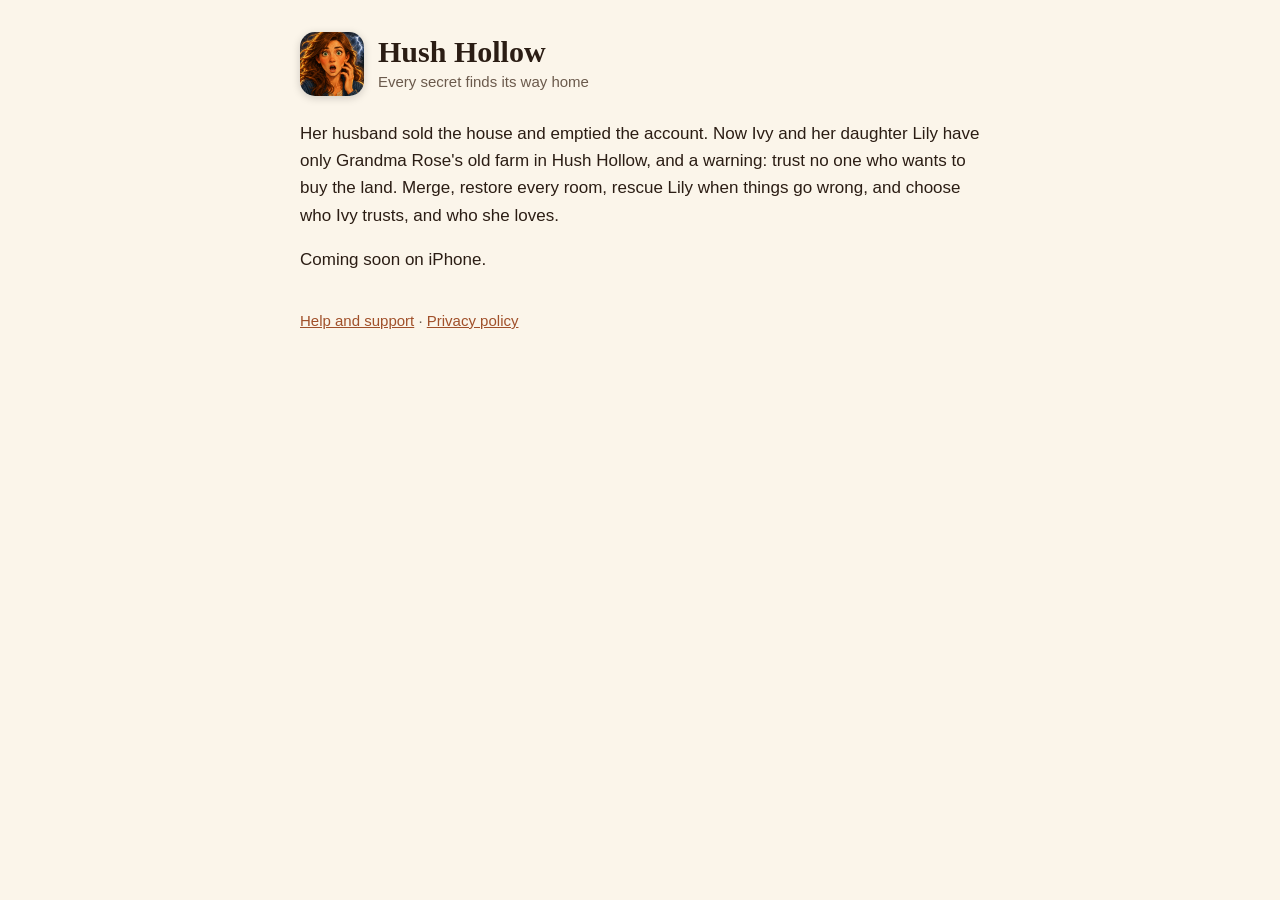
<file: index.html>
<!doctype html>
<html lang="en">
<head>
<meta charset="utf-8"><meta name="viewport" content="width=device-width, initial-scale=1">
<title>Hush Hollow</title>
<link rel="stylesheet" href="style.css">
</head>
<body><main>
<header><img src="icon.png" alt=""><div><h1>Hush Hollow</h1><p>Every secret finds its way home</p></div></header>
<p>Her husband sold the house and emptied the account. Now Ivy and her daughter Lily have only Grandma Rose's old farm in Hush Hollow, and a warning: trust no one who wants to buy the land. Merge, restore every room, rescue Lily when things go wrong, and choose who Ivy trusts, and who she loves.</p>
<p>Coming soon on iPhone.</p>
<nav><a href="support.html">Help and support</a> · <a href="privacy.html">Privacy policy</a></nav>
</main></body>
</html>
</file>
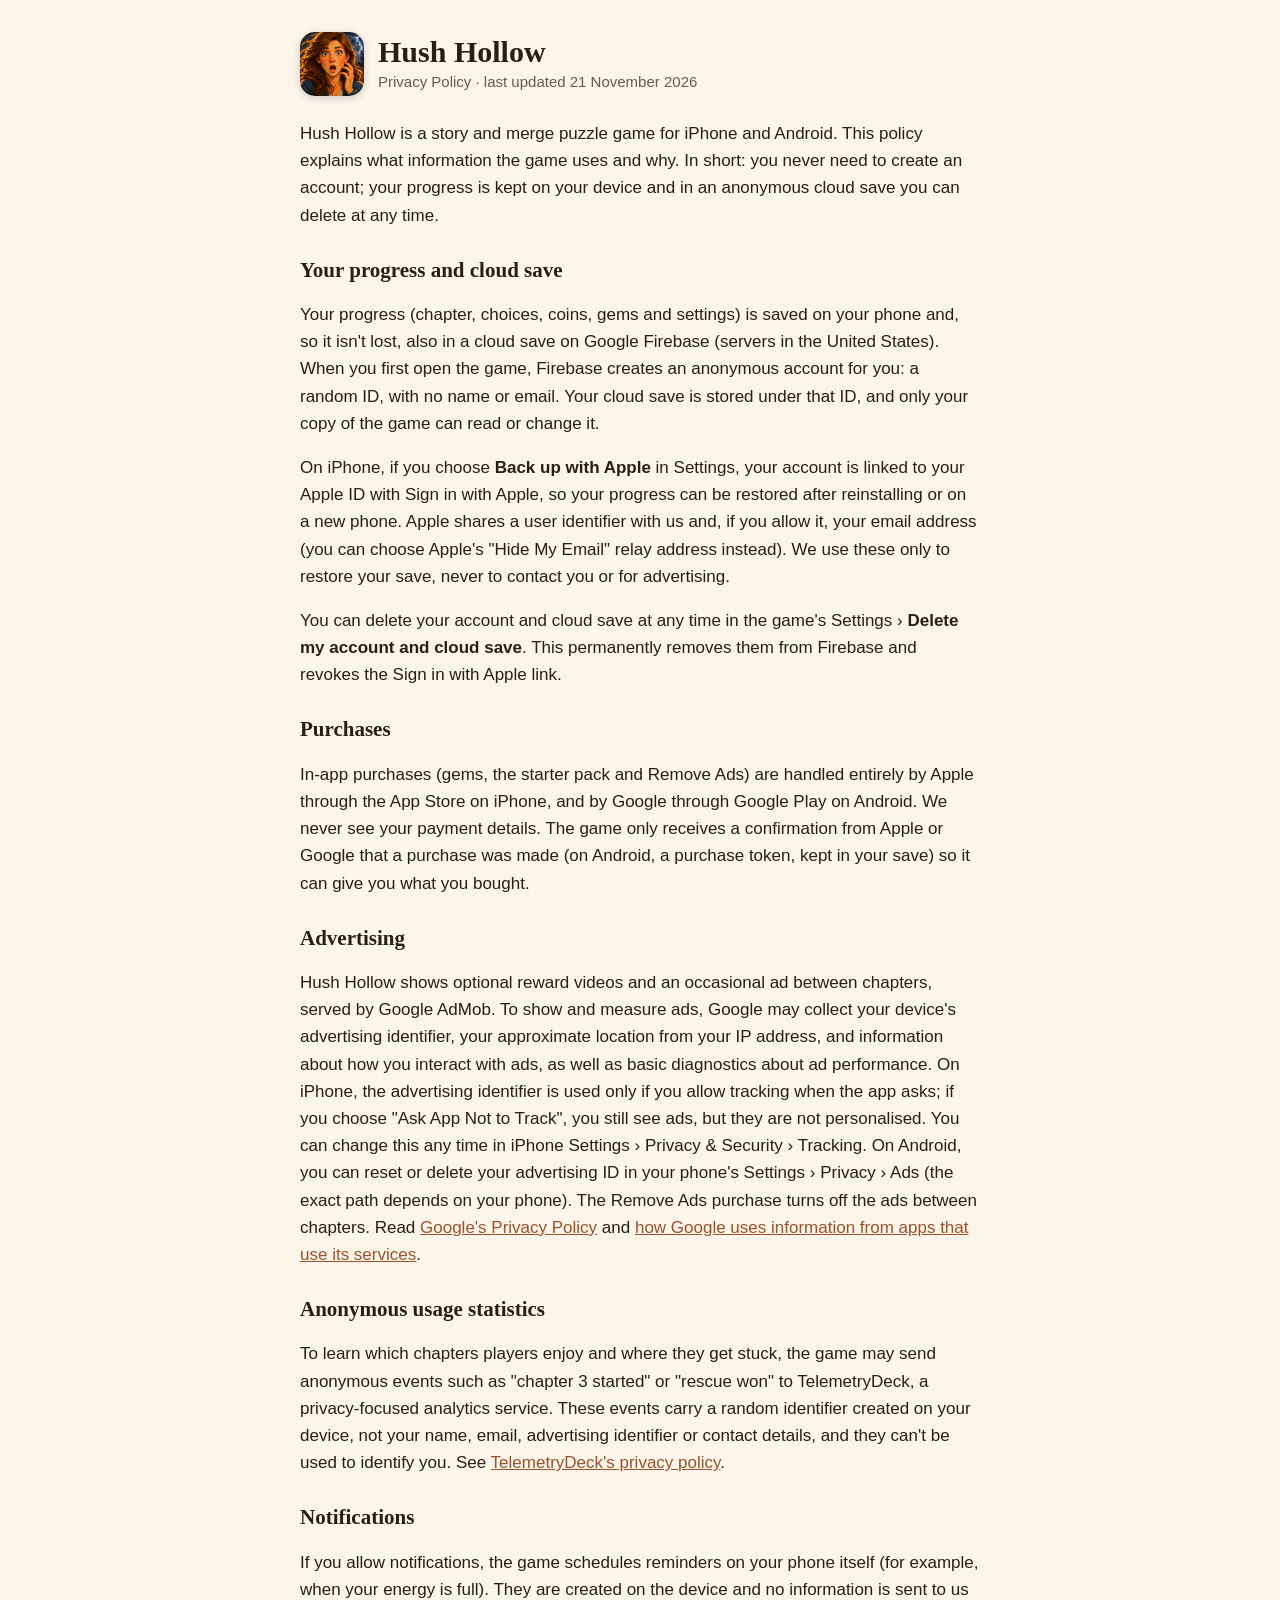
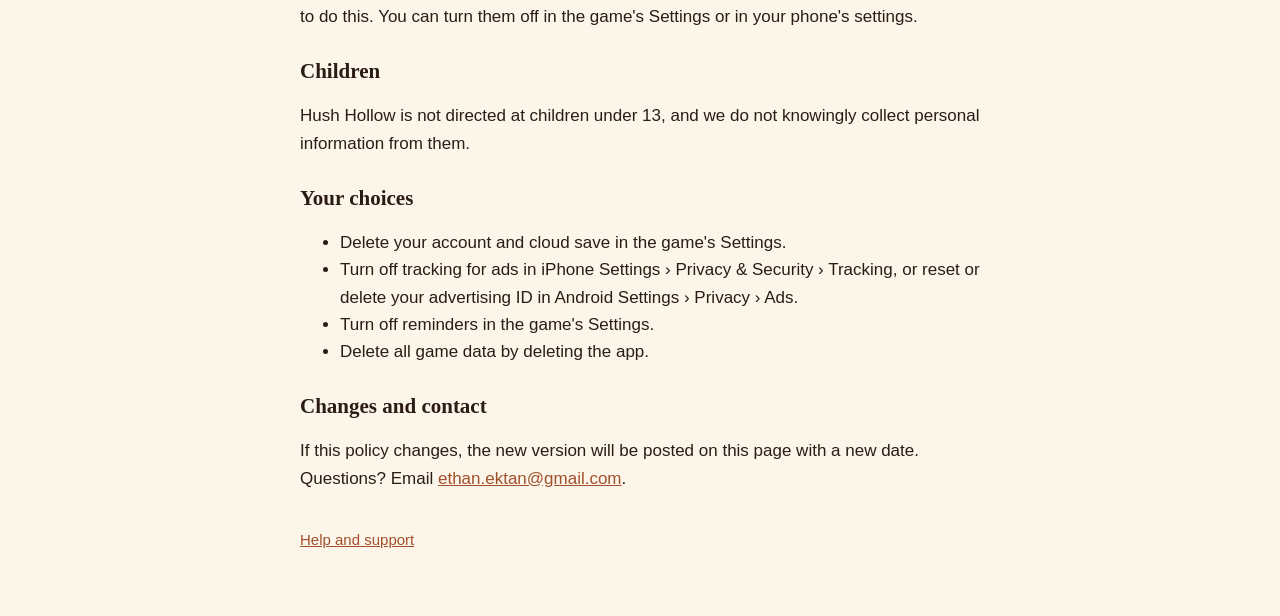
<file: privacy.html>
<!doctype html>
<html lang="en">
<head>
<meta charset="utf-8"><meta name="viewport" content="width=device-width, initial-scale=1">
<title>Hush Hollow · Privacy Policy</title>
<link rel="stylesheet" href="style.css">
</head>
<body><main>
<header><img src="icon.png" alt=""><div><h1>Hush Hollow</h1><p>Privacy Policy · last updated 21 November 2026</p></div></header>

<p>Hush Hollow is a story and merge puzzle game for iPhone and Android. This policy explains what information the game uses and why. In short: you never need to create an account; your progress is kept on your device and in an anonymous cloud save you can delete at any time.</p>

<h2>Your progress and cloud save</h2>
<p>Your progress (chapter, choices, coins, gems and settings) is saved on your phone and, so it isn't lost, also in a cloud save on Google Firebase (servers in the United States). When you first open the game, Firebase creates an anonymous account for you: a random ID, with no name or email. Your cloud save is stored under that ID, and only your copy of the game can read or change it.</p>
<p>On iPhone, if you choose <b>Back up with Apple</b> in Settings, your account is linked to your Apple ID with Sign in with Apple, so your progress can be restored after reinstalling or on a new phone. Apple shares a user identifier with us and, if you allow it, your email address (you can choose Apple's "Hide My Email" relay address instead). We use these only to restore your save, never to contact you or for advertising.</p>
<p>You can delete your account and cloud save at any time in the game's Settings › <b>Delete my account and cloud save</b>. This permanently removes them from Firebase and revokes the Sign in with Apple link.</p>

<h2>Purchases</h2>
<p>In-app purchases (gems, the starter pack and Remove Ads) are handled entirely by Apple through the App Store on iPhone, and by Google through Google Play on Android. We never see your payment details. The game only receives a confirmation from Apple or Google that a purchase was made (on Android, a purchase token, kept in your save) so it can give you what you bought.</p>

<h2>Advertising</h2>
<p>Hush Hollow shows optional reward videos and an occasional ad between chapters, served by Google AdMob. To show and measure ads, Google may collect your device's advertising identifier, your approximate location from your IP address, and information about how you interact with ads, as well as basic diagnostics about ad performance. On iPhone, the advertising identifier is used only if you allow tracking when the app asks; if you choose "Ask App Not to Track", you still see ads, but they are not personalised. You can change this any time in iPhone Settings › Privacy &amp; Security › Tracking. On Android, you can reset or delete your advertising ID in your phone's Settings › Privacy › Ads (the exact path depends on your phone). The Remove Ads purchase turns off the ads between chapters. Read <a href="https://policies.google.com/privacy">Google's Privacy Policy</a> and <a href="https://policies.google.com/technologies/partner-sites">how Google uses information from apps that use its services</a>.</p>

<h2>Anonymous usage statistics</h2>
<p>To learn which chapters players enjoy and where they get stuck, the game may send anonymous events such as "chapter 3 started" or "rescue won" to TelemetryDeck, a privacy-focused analytics service. These events carry a random identifier created on your device, not your name, email, advertising identifier or contact details, and they can't be used to identify you. See <a href="https://telemetrydeck.com/privacy/">TelemetryDeck's privacy policy</a>.</p>

<h2>Notifications</h2>
<p>If you allow notifications, the game schedules reminders on your phone itself (for example, when your energy is full). They are created on the device and no information is sent to us to do this. You can turn them off in the game's Settings or in your phone's settings.</p>

<h2>Children</h2>
<p>Hush Hollow is not directed at children under 13, and we do not knowingly collect personal information from them.</p>

<h2>Your choices</h2>
<ul>
<li>Delete your account and cloud save in the game's Settings.</li>
<li>Turn off tracking for ads in iPhone Settings › Privacy &amp; Security › Tracking, or reset or delete your advertising ID in Android Settings › Privacy › Ads.</li>
<li>Turn off reminders in the game's Settings.</li>
<li>Delete all game data by deleting the app.</li>
</ul>

<h2>Changes and contact</h2>
<p>If this policy changes, the new version will be posted on this page with a new date. Questions? Email <a href="mailto:ethan.ektan@gmail.com">ethan.ektan@gmail.com</a>.</p>

<nav><a href="support.html">Help and support</a></nav>
</main></body>
</html>
</file>
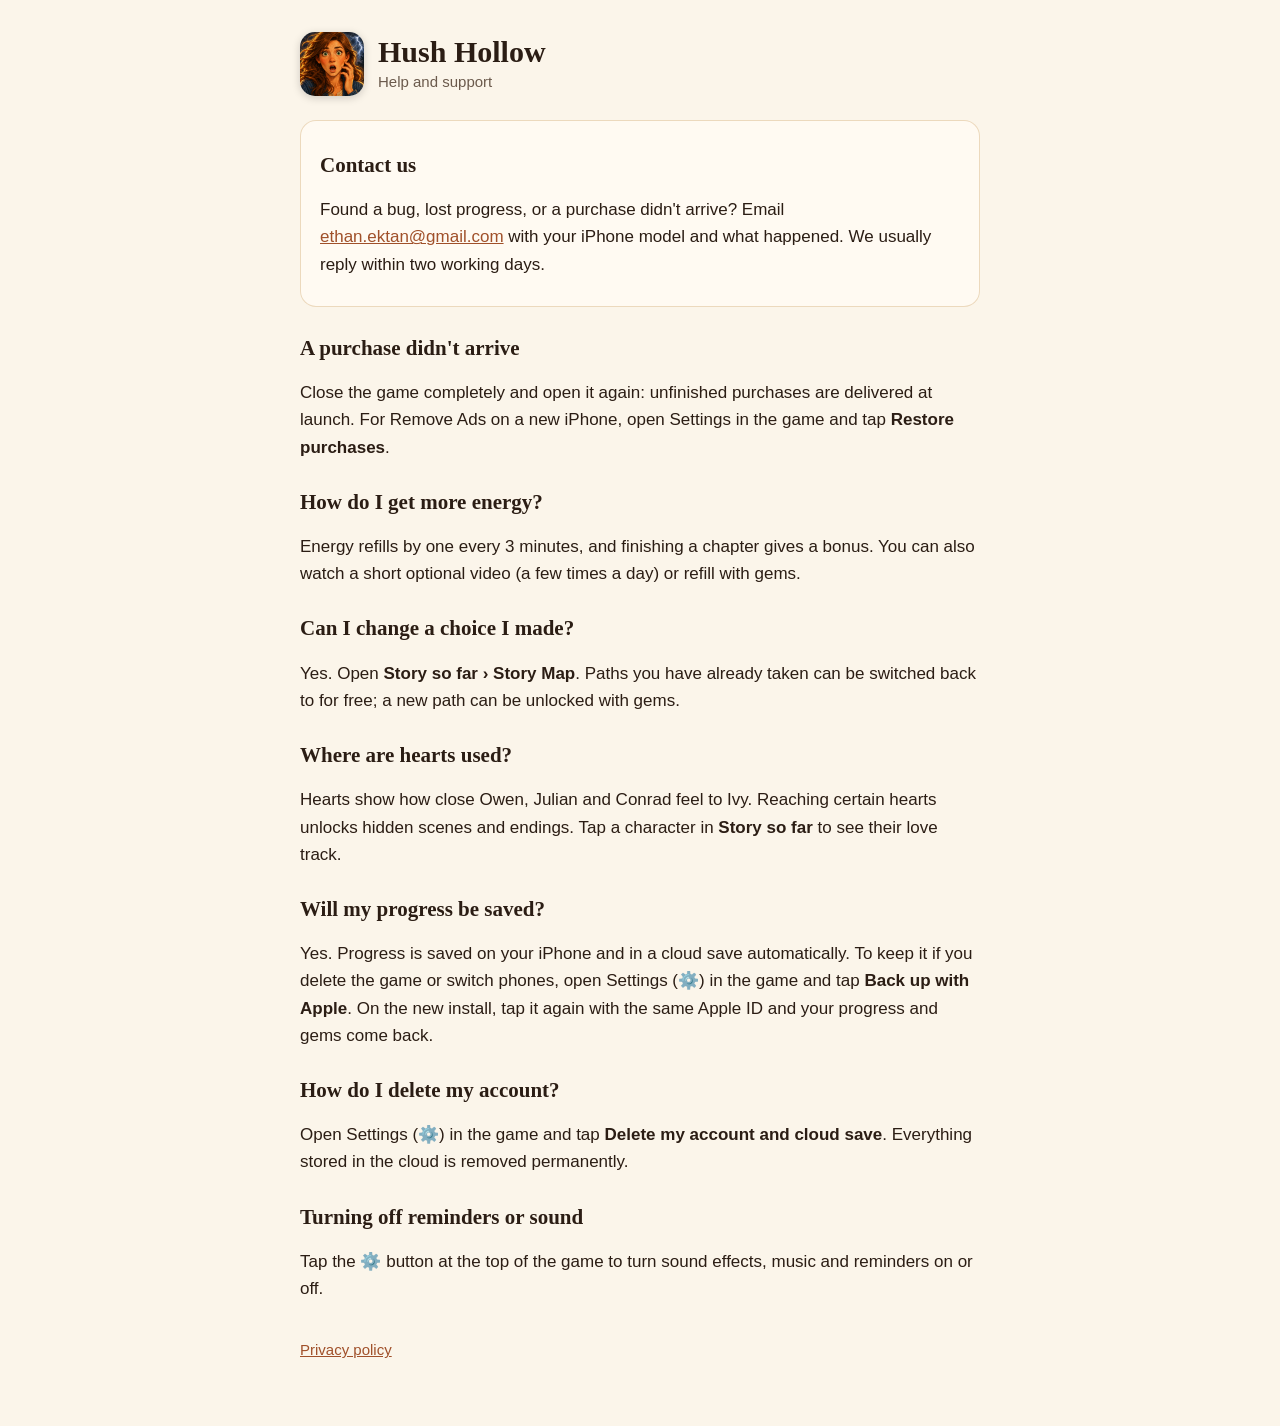
<file: support.html>
<!doctype html>
<html lang="en">
<head>
<meta charset="utf-8"><meta name="viewport" content="width=device-width, initial-scale=1">
<title>Hush Hollow · Help and Support</title>
<link rel="stylesheet" href="style.css">
</head>
<body><main>
<header><img src="icon.png" alt=""><div><h1>Hush Hollow</h1><p>Help and support</p></div></header>

<div class="card">
<h2>Contact us</h2>
<p>Found a bug, lost progress, or a purchase didn't arrive? Email <a href="mailto:ethan.ektan@gmail.com">ethan.ektan@gmail.com</a> with your iPhone model and what happened. We usually reply within two working days.</p>
</div>

<h2>A purchase didn't arrive</h2>
<p>Close the game completely and open it again: unfinished purchases are delivered at launch. For Remove Ads on a new iPhone, open Settings in the game and tap <b>Restore purchases</b>.</p>

<h2>How do I get more energy?</h2>
<p>Energy refills by one every 3 minutes, and finishing a chapter gives a bonus. You can also watch a short optional video (a few times a day) or refill with gems.</p>

<h2>Can I change a choice I made?</h2>
<p>Yes. Open <b>Story so far › Story Map</b>. Paths you have already taken can be switched back to for free; a new path can be unlocked with gems.</p>

<h2>Where are hearts used?</h2>
<p>Hearts show how close Owen, Julian and Conrad feel to Ivy. Reaching certain hearts unlocks hidden scenes and endings. Tap a character in <b>Story so far</b> to see their love track.</p>

<h2>Will my progress be saved?</h2>
<p>Yes. Progress is saved on your iPhone and in a cloud save automatically. To keep it if you delete the game or switch phones, open Settings (⚙️) in the game and tap <b>Back up with Apple</b>. On the new install, tap it again with the same Apple ID and your progress and gems come back.</p>

<h2>How do I delete my account?</h2>
<p>Open Settings (⚙️) in the game and tap <b>Delete my account and cloud save</b>. Everything stored in the cloud is removed permanently.</p>

<h2>Turning off reminders or sound</h2>
<p>Tap the ⚙️ button at the top of the game to turn sound effects, music and reminders on or off.</p>

<nav><a href="privacy.html">Privacy policy</a></nav>
</main></body>
</html>
</file>
<file: style.css>
:root { --ink: #2b1d14; --muted: #6b5a4c; --gold: #c99a5b; --bg: #fbf5ea; --card: #fffaf2; }
* { box-sizing: border-box; }
body { margin: 0; background: var(--bg); color: var(--ink); font: 17px/1.6 -apple-system, BlinkMacSystemFont, "Segoe UI", Roboto, sans-serif; }
main { max-width: 720px; margin: 0 auto; padding: 32px 20px 64px; }
header { display: flex; align-items: center; gap: 14px; margin-bottom: 24px; }
header img { width: 64px; height: 64px; border-radius: 15px; box-shadow: 0 2px 8px rgba(0,0,0,.18); }
header h1 { margin: 0; font: 700 30px/1.1 ui-serif, Georgia, serif; }
header p { margin: 2px 0 0; color: var(--muted); font-size: 15px; }
h2 { font: 700 21px/1.3 ui-serif, Georgia, serif; margin: 28px 0 8px; }
a { color: #a0502a; }
.card { background: var(--card); border-radius: 16px; padding: 4px 20px 12px; box-shadow: inset 0 0 0 1px rgba(201,154,91,.35); }
nav { margin-top: 36px; font-size: 15px; color: var(--muted); }
small { color: var(--muted); }
</file>
